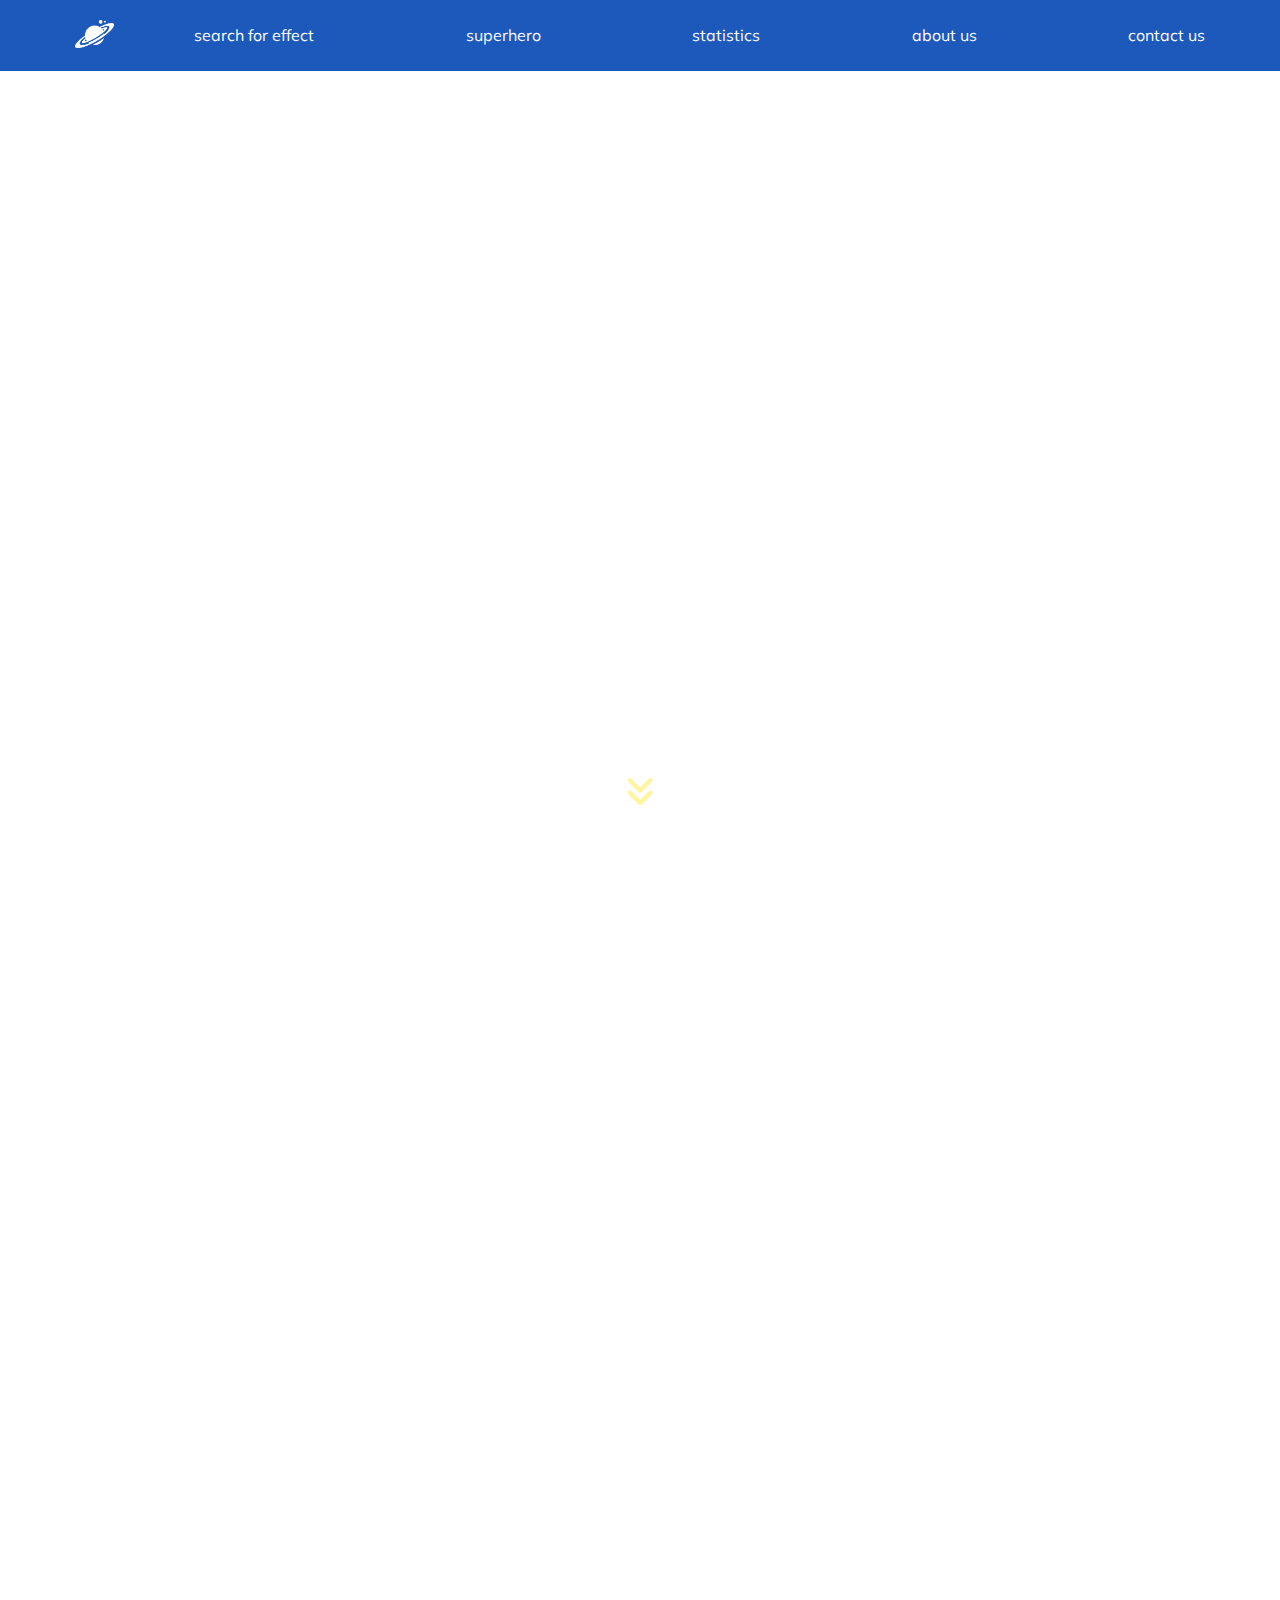
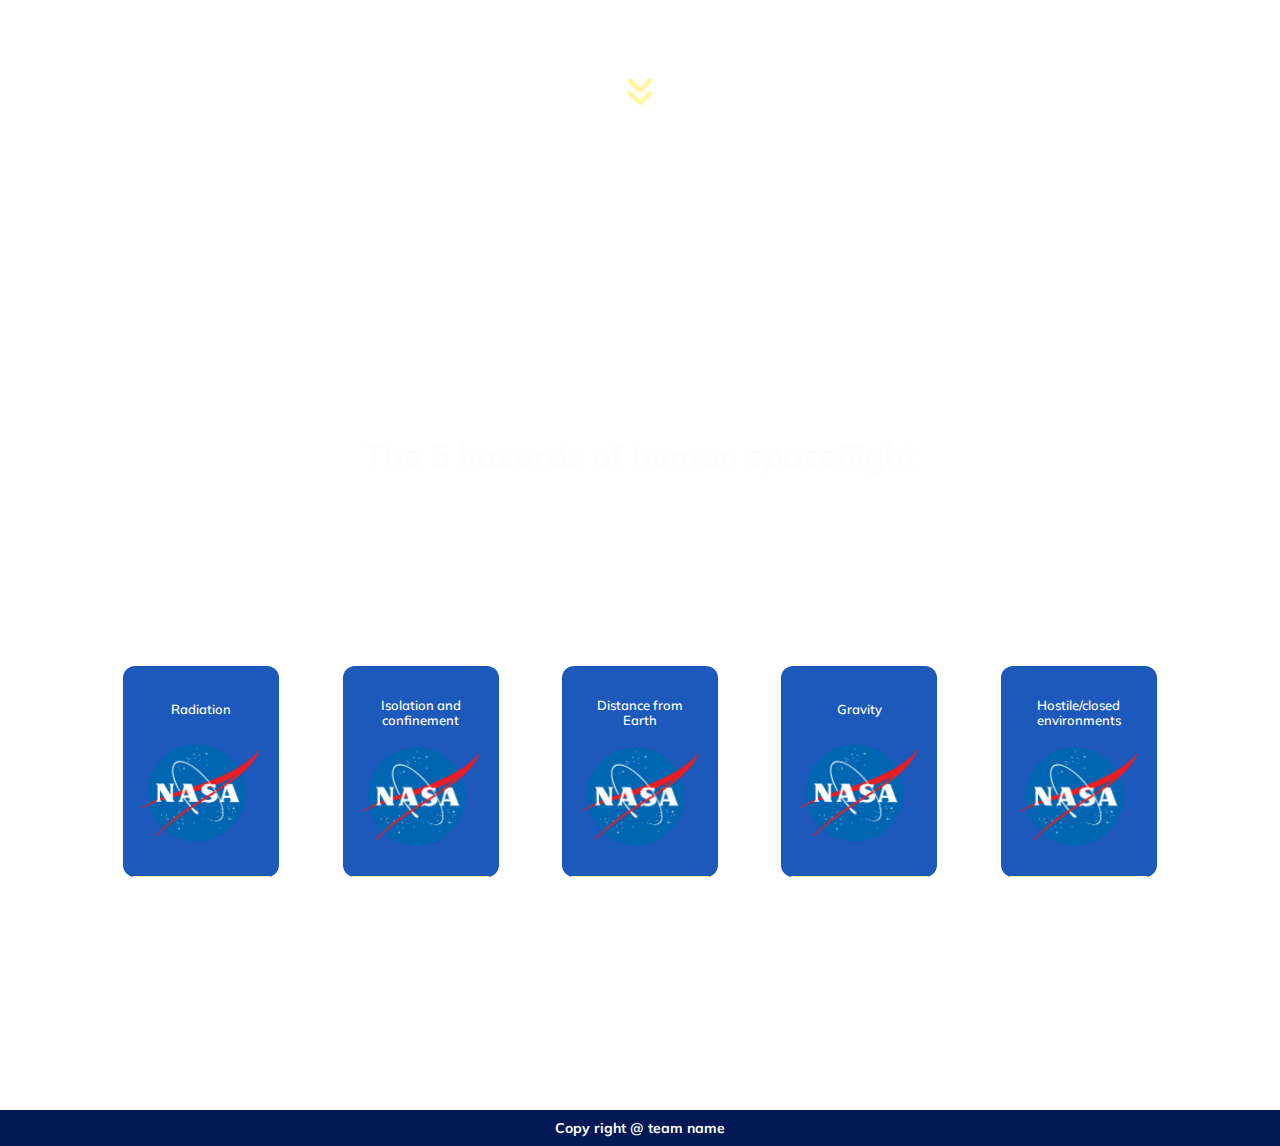
<file: index.html>
<!DOCTYPE html>
<html lang="en">

<head>
    <meta charset="UTF-8" />
    <meta http-equiv="X-UA-Compatible" content="IE=edge" />
    <meta name="viewport" content="width=device-width, initial-scale=1.0" />
    <title>NASA Project</title>
    <!-- link to style  -->
    <link rel="stylesheet" href="css//style.css">
    <!-- link to normalize -->
    <link rel="stylesheet" href="css/normalize.css">
    <!-- google font -->
    <link rel="preconnect" href="https://fonts.googleapis.com">
    <link rel="preconnect" href="https://fonts.gstatic.com" crossorigin>
    <link
        href="https://fonts.googleapis.com/css2?family=Mulish:ital,wght@0,200;0,300;0,500;0,600;0,700;0,800;0,900;1,200;1,300;1,400;1,500;1,600;1,700;1,800;1,900&display=swap"
        rel="stylesheet">
    <!-- add awesome -->
    <link rel="stylesheet" href="https://use.fontawesome.com/releases/v5.0.7/css/all.css">
    <link rel="stylesheet" href="css/all.min.css">
    <!-- change tab img -->
    <link rel="icon" href="img/58429400a6515b1e0ad75acc.png">
</head>

<body>
    <!-- Start intro  -->
    <div class="intro">
        <!-- Start nav  -->
        <nav>
            <div class="container">
                <a href="#" class="logo">
                    <img src="./img/logo.png" alt="">
                </a>
                <ul id="navUl">
                    <a href="#">
                        <li>search for effect</li>
                    </a>
                    <a href="#">
                        <li>superhero</li>
                    </a>
                    <a href="#">
                        <li>statistics</li>
                    </a>
                    <a href="#">
                        <li>about us</li>
                    </a>
                    <a href="#">
                        <li>contact us</li>
                    </a>
                </ul>
                <div class="Display-on-mobile" id="Display-on-mobile">
                    <div id="first"></div>
                    <div id="second"></div>
                </div>
            </div>
        </nav>
        <!-- End nav  -->
        <div class="arrowToBottom">
            <a href="#over">
                <i class="fa-solid fa-angles-down"></i>
            </a>
        </div>
    </div>
    <!-- End intro  -->
    <!-- Start overAll  -->
    <section class="overAll" id="over">
        <div class="container" id="overAll">
            <h1>overview</h1>
            <p>Nowadays, there are many travels was done to explore space. But scientists discovered that astronauts has
                many problems in space that effect on their health like radiation , isolation and confinement, distance
                from Earth
                ,gravity and hostile/closed environments .
                This website is a scientific website which show The 5 hazards of human spaceflight and how NASA
                scientist try to deal with these problems. There is a calculator that calculate the effects of 5
                problems on the astronauts based on NASA human research program and other programs. The calculator
                measure the body mass , bones , minerals and radiation to astronaut after the journey and it represent
                this data on graphs and statistics .
                There is a space biology superhero which fight against the problems and can live on space for a long
                time without any problems.
                The usage of this website to learn people about what astrounats face of in space by easy way to can
                everyone know about it without difficulties.
            </p>
        </div>
        <div class="arrowToBottom">
            <a href="#problems">
                <i class="fa-solid fa-angles-down"></i>
            </a>
        </div>
    </section>
    <!-- End overAll  -->
    <!-- Start problems -->
    <section class="problems" id="problems">
        <div class="container">
            <h1 class="title">The 5 hazards of human spaceflight</h1>
            <div class="cards">
                <div class="card">
                    <div class="problemTitle">
                        <h1>Radiation</h1>
                    </div>
                    <div class="image">
                        <img src="./img/58429400a6515b1e0ad75acc.png" alt="" srcset="">
                    </div>
                    <h3>
                        Brief about this problem….. <span><a href="./pages/Radiation.html" class="more">read
                                more</a></span>
                    </h3>
                </div>
                <div class="card">
                    <div class="problemTitle">
                        <h1>Isolation and confinement</h1>
                    </div>
                    <div class="image">
                        <img src="./img/58429400a6515b1e0ad75acc.png" alt="" srcset="">
                    </div>
                    <h3>
                        Brief about this problem….. <span><a href="./pages/Isolation.html" class="more">read
                                more</a></span>
                    </h3>
                </div>
                <div class="card">
                    <div class="problemTitle">
                        <h1>Distance from Earth</h1>
                    </div>
                    <div class="image">
                        <img src="./img/58429400a6515b1e0ad75acc.png" alt="" srcset="">
                    </div>
                    <h3>
                        Brief about this problem….. <span><a href="./pages/Distance.html" class="more">read
                                more</a></span>
                    </h3>
                </div>
                <div class="card">
                    <div class="problemTitle">
                        <h1>Gravity</h1>
                    </div>
                    <div class="image">
                        <img src="./img/58429400a6515b1e0ad75acc.png" alt="" srcset="">
                    </div>
                    <h3>
                        Brief about this problem….. <span><a href="./pages/Gravity.html" class="more">read
                                more</a></span>
                    </h3>
                </div>
                <div class="card">
                    <div class="problemTitle">
                        <h1>Hostile/closed environments</h1>
                    </div>
                    <div class="image">
                        <img src="./img/58429400a6515b1e0ad75acc.png" alt="" srcset="">
                    </div>
                    <h3>
                        Brief about this problem….. <span><a href="./pages/Environments.html" class="more">read
                                more</a></span>
                    </h3>
                </div>
            </div>
        </div>
    </section>
    <!-- End problems -->
    <!-- Start Footer -->
    <footer>
        <h1>Copy right @ team name</h1>
    </footer>
    <!-- End Footer -->
    <script src="script.js"></script>
</body>

</html>
</file>
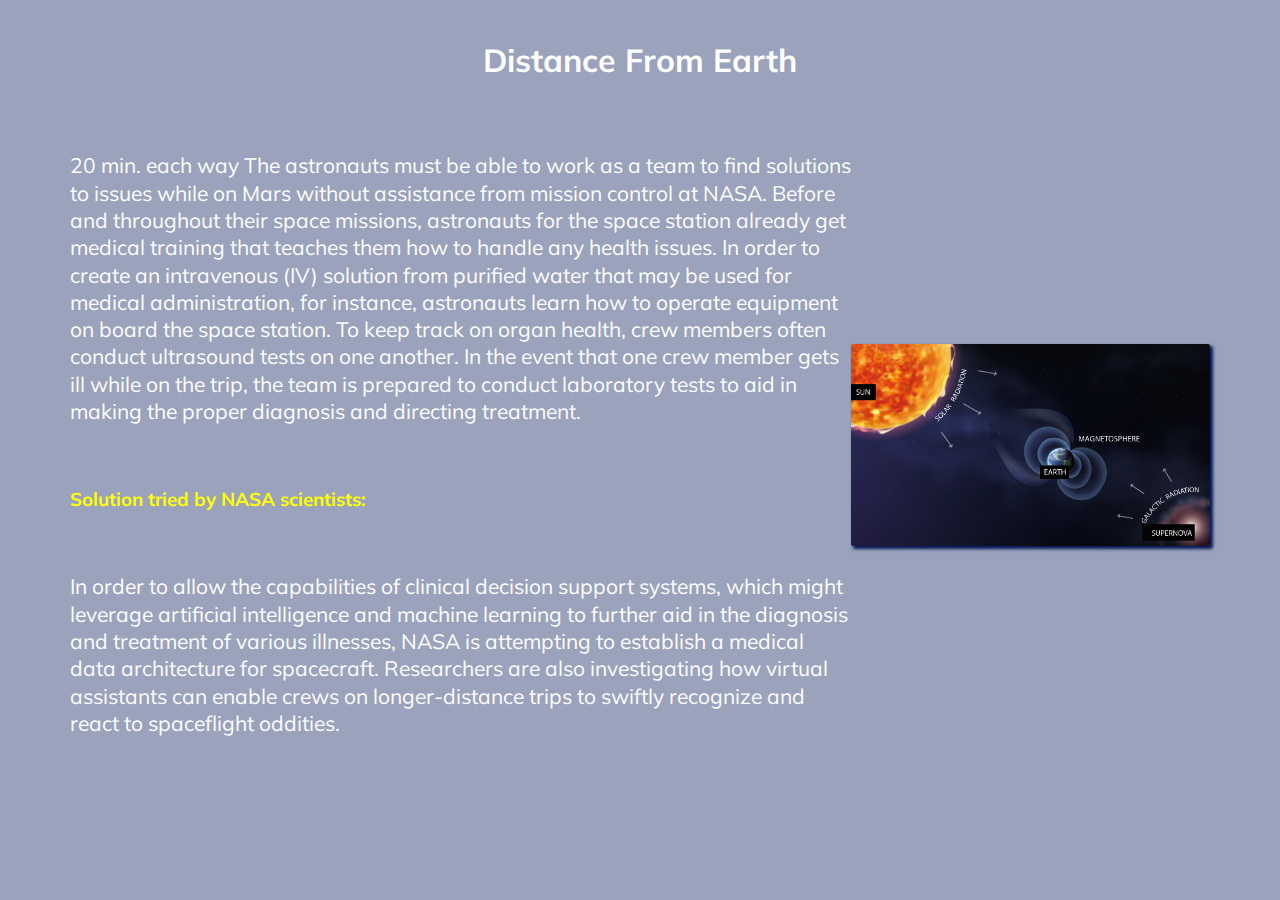
<file: pages/Distance.html>
<!DOCTYPE html>
<html lang="en">

<head>
    <meta charset="UTF-8" />
    <meta http-equiv="X-UA-Compatible" content="IE=edge" />
    <meta name="viewport" content="width=device-width, initial-scale=1.0" />
    <title>NASA Project | Distance From Earth</title>
    <!-- link to style  -->
    <link rel="stylesheet" href="../css//problems.css">
    <!-- link to normalize -->
    <link rel="stylesheet" href="../css/normalize.css">
    <!-- google font -->
    <link rel="preconnect" href="https://fonts.googleapis.com">
    <link rel="preconnect" href="https://fonts.gstatic.com" crossorigin>
    <link
        href="https://fonts.googleapis.com/css2?family=Mulish:ital,wght@0,200;0,300;0,500;0,600;0,700;0,800;0,900;1,200;1,300;1,400;1,500;1,600;1,700;1,800;1,900&display=swap"
        rel="stylesheet">
    <!-- add awesome -->
    <link rel="stylesheet" href="https://use.fontawesome.com/releases/v5.0.7/css/all.css">
    <link rel="stylesheet" href="../css/all.min.css">
    <!-- change tab img -->
    <link rel="icon" href="../img/58429400a6515b1e0ad75acc.png">
</head>

<body>
    <div class="overlay"></div>
    <div class="container">
        <h1 class="problemTitle">
            Distance From Earth
        </h1>
        <div class="sec">
            <img src="../img/solar-radiation-1140x640.png" alt="">
            <div class="body">
                <p>20 min. each way The astronauts must be able to work as a team to find solutions to issues while on
                    Mars without assistance from mission control at NASA. Before and throughout their space missions,
                    astronauts for the space station already get medical training that teaches them how to handle any
                    health issues. In order to create an intravenous (IV) solution from purified water that may be used
                    for medical administration, for instance, astronauts learn how to operate equipment on board the
                    space station. To keep track on organ health, crew members often conduct ultrasound tests on one
                    another. In the event that one crew member gets ill while on the trip, the team is prepared to
                    conduct laboratory tests to aid in making the proper diagnosis and directing treatment.
                </p>
                <h3>
                    Solution tried by NASA scientists:
                </h3>
                <p>In order to allow the capabilities of clinical decision support systems, which might leverage
                    artificial intelligence and machine learning to further aid in the diagnosis and treatment of
                    various illnesses, NASA is attempting to establish a medical data architecture for spacecraft.
                    Researchers are also investigating how virtual assistants can enable crews on longer-distance trips
                    to swiftly recognize and react to spaceflight oddities.
                </p>
            </div>
        </div>
    </div>
</body>

</html>
</file>
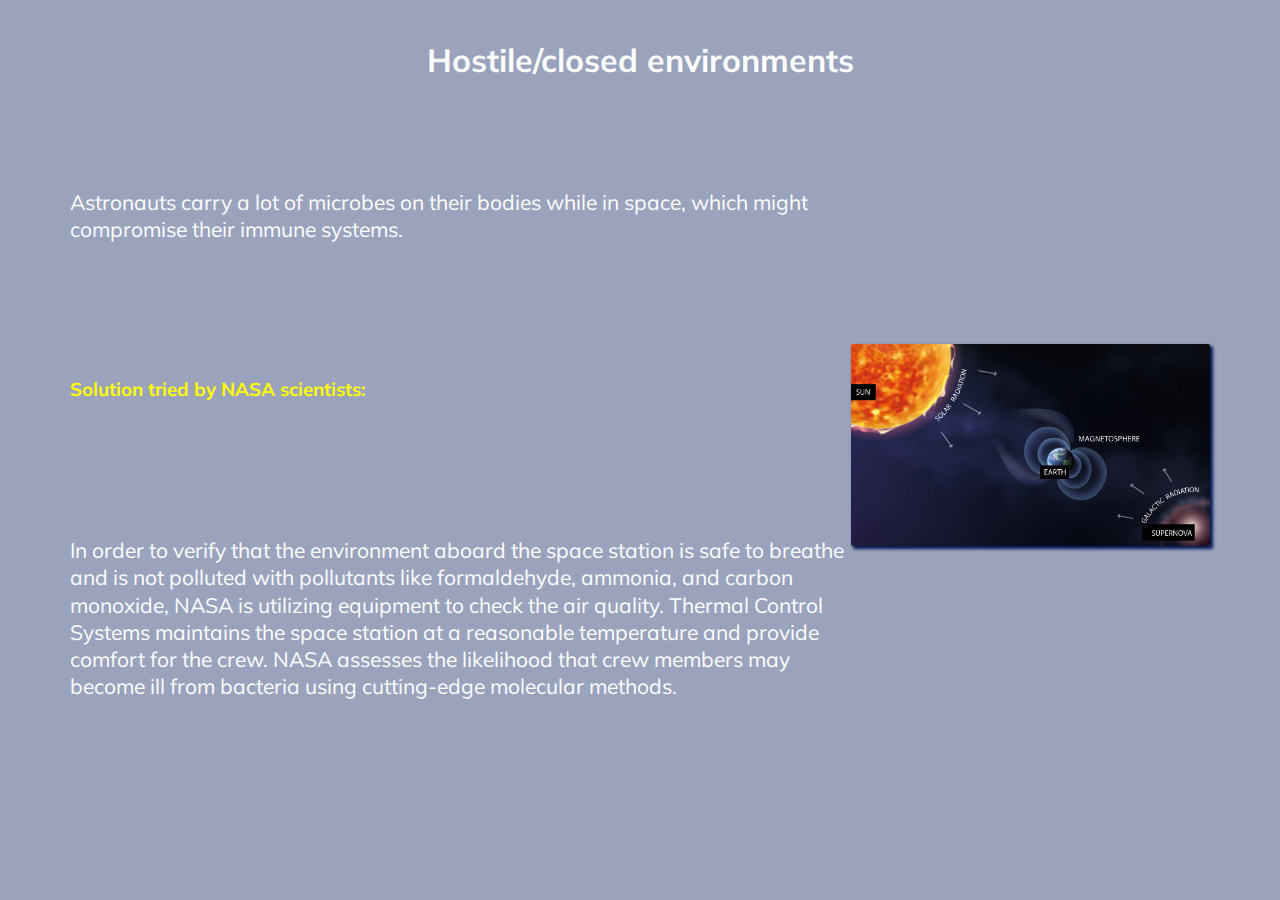
<file: pages/Environments.html>
<!DOCTYPE html>
<html lang="en">

<head>
    <meta charset="UTF-8" />
    <meta http-equiv="X-UA-Compatible" content="IE=edge" />
    <meta name="viewport" content="width=device-width, initial-scale=1.0" />
    <title>NASA Project | Hostile/Closed Environments</title>
    <!-- link to style  -->
    <link rel="stylesheet" href="../css//problems.css">
    <!-- link to normalize -->
    <link rel="stylesheet" href="../css/normalize.css">
    <!-- google font -->
    <link rel="preconnect" href="https://fonts.googleapis.com">
    <link rel="preconnect" href="https://fonts.gstatic.com" crossorigin>
    <link
        href="https://fonts.googleapis.com/css2?family=Mulish:ital,wght@0,200;0,300;0,500;0,600;0,700;0,800;0,900;1,200;1,300;1,400;1,500;1,600;1,700;1,800;1,900&display=swap"
        rel="stylesheet">
    <!-- add awesome -->
    <link rel="stylesheet" href="https://use.fontawesome.com/releases/v5.0.7/css/all.css">
    <link rel="stylesheet" href="../css/all.min.css">
    <!-- change tab img -->
    <link rel="icon" href="../img/58429400a6515b1e0ad75acc.png">
</head>

<body>
    <div class="overlay"></div>
    <div class="container">
        <h1 class="problemTitle">
            Hostile/closed environments
        </h1>
        <div class="sec">
            <img src="../img/solar-radiation-1140x640.png" alt="">
            <div class="body">
                <p>Astronauts carry a lot of microbes on their bodies while in space, which might compromise their
                    immune systems.
                </p>
                <h3>
                    Solution tried by NASA scientists:
                </h3>
                <p>In order to verify that the environment aboard the space station is safe to breathe and is not
                    polluted with pollutants like formaldehyde, ammonia, and carbon monoxide, NASA is utilizing
                    equipment to check the air quality. Thermal Control Systems maintains the space station at a
                    reasonable temperature and provide comfort for the crew. NASA assesses the likelihood that crew
                    members may become ill from bacteria using cutting-edge molecular methods.
                </p>
            </div>
        </div>
    </div>
</body>

</html>
</file>
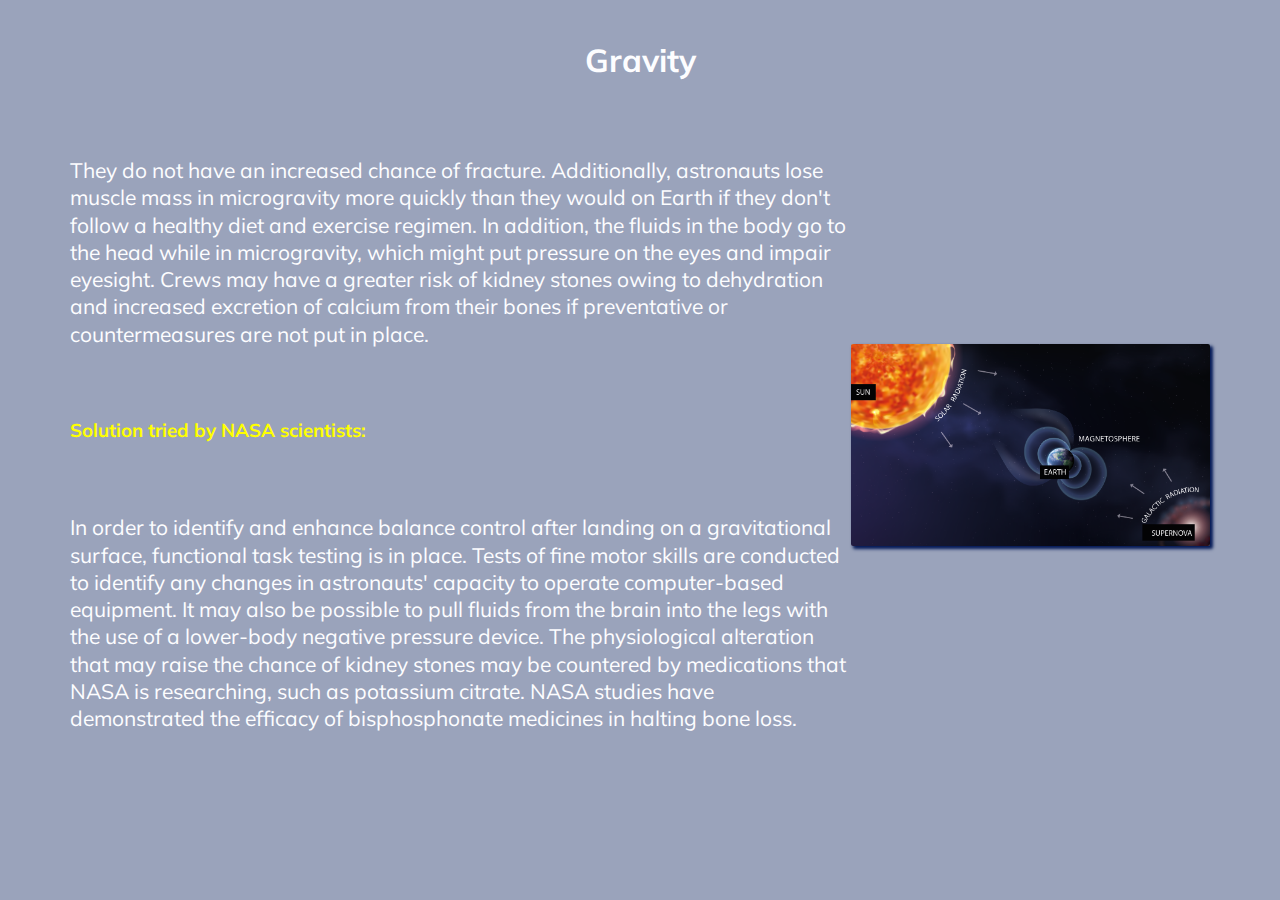
<file: pages/Gravity.html>
<!DOCTYPE html>
<html lang="en">

<head>
    <meta charset="UTF-8" />
    <meta http-equiv="X-UA-Compatible" content="IE=edge" />
    <meta name="viewport" content="width=device-width, initial-scale=1.0" />
    <title>NASA Project | Gravity</title>
    <!-- link to style  -->
    <link rel="stylesheet" href="../css//problems.css">
    <!-- link to normalize -->
    <link rel="stylesheet" href="../css/normalize.css">
    <!-- google font -->
    <link rel="preconnect" href="https://fonts.googleapis.com">
    <link rel="preconnect" href="https://fonts.gstatic.com" crossorigin>
    <link
        href="https://fonts.googleapis.com/css2?family=Mulish:ital,wght@0,200;0,300;0,500;0,600;0,700;0,800;0,900;1,200;1,300;1,400;1,500;1,600;1,700;1,800;1,900&display=swap"
        rel="stylesheet">
    <!-- add awesome -->
    <link rel="stylesheet" href="https://use.fontawesome.com/releases/v5.0.7/css/all.css">
    <link rel="stylesheet" href="../css/all.min.css">
    <!-- change tab img -->
    <link rel="icon" href="../img/58429400a6515b1e0ad75acc.png">
</head>

<body>
    <div class="overlay"></div>
    <div class="container">
        <h1 class="problemTitle">
            Gravity
        </h1>
        <div class="sec">
            <img src="../img/solar-radiation-1140x640.png" alt="">
            <div class="body">
                <p>They do not have an increased chance of fracture. Additionally, astronauts lose muscle mass in
                    microgravity more quickly than they would on Earth if they don't follow a healthy diet and exercise
                    regimen. In addition, the fluids in the body go to the head while in microgravity, which might put
                    pressure on the eyes and impair eyesight. Crews may have a greater risk of kidney stones owing to
                    dehydration and increased excretion of calcium from their bones if preventative or countermeasures
                    are not put in place.
                </p>
                <h3>
                    Solution tried by NASA scientists:
                </h3>
                <p>In order to identify and enhance balance control after landing on a gravitational surface, functional
                    task testing is in place. Tests of fine motor skills are conducted to identify any changes in
                    astronauts' capacity to operate computer-based equipment. It may also be possible to pull fluids
                    from the brain into the legs with the use of a lower-body negative pressure device. The
                    physiological alteration that may raise the chance of kidney stones may be countered by medications
                    that NASA is researching, such as potassium citrate. NASA studies have demonstrated the efficacy of
                    bisphosphonate medicines in halting bone loss.
                </p>
            </div>
        </div>
    </div>
</body>

</html>
</file>
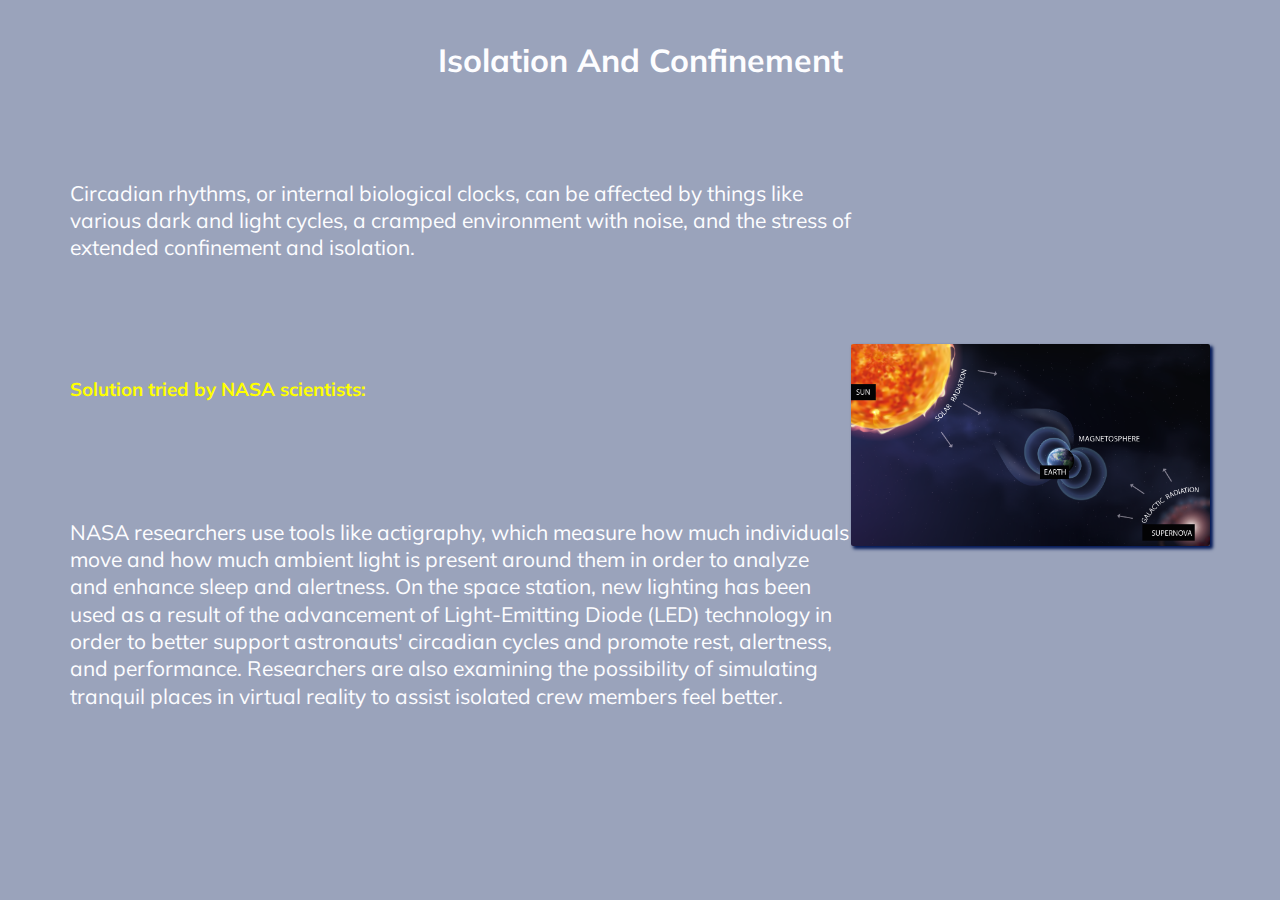
<file: pages/Isolation.html>
<!DOCTYPE html>
<html lang="en">

<head>
    <meta charset="UTF-8" />
    <meta http-equiv="X-UA-Compatible" content="IE=edge" />
    <meta name="viewport" content="width=device-width, initial-scale=1.0" />
    <title>NASA Project | Isolation And Confinement</title>
    <!-- link to style  -->
    <link rel="stylesheet" href="../css//problems.css">
    <!-- link to normalize -->
    <link rel="stylesheet" href="../css/normalize.css">
    <!-- google font -->
    <link rel="preconnect" href="https://fonts.googleapis.com">
    <link rel="preconnect" href="https://fonts.gstatic.com" crossorigin>
    <link
        href="https://fonts.googleapis.com/css2?family=Mulish:ital,wght@0,200;0,300;0,500;0,600;0,700;0,800;0,900;1,200;1,300;1,400;1,500;1,600;1,700;1,800;1,900&display=swap"
        rel="stylesheet">
    <!-- add awesome -->
    <link rel="stylesheet" href="https://use.fontawesome.com/releases/v5.0.7/css/all.css">
    <link rel="stylesheet" href="../css/all.min.css">
    <!-- change tab img -->
    <link rel="icon" href="../img/58429400a6515b1e0ad75acc.png">
</head>

<body>
    <div class="overlay"></div>
    <div class="container">
        <h1 class="problemTitle">
            Isolation And Confinement
        </h1>
        <div class="sec">
            <img src="../img/solar-radiation-1140x640.png" alt="">
            <div class="body">
                <p>Circadian rhythms, or internal biological clocks, can be affected by things like various dark and
                    light cycles, a cramped environment with noise, and the stress of extended confinement and
                    isolation.
                </p>
                <h3>
                    Solution tried by NASA scientists:
                </h3>
                <p>NASA researchers use tools like actigraphy, which measure how much individuals move and how much
                    ambient light is present around them in order to analyze and enhance sleep and alertness. On the
                    space station, new lighting has been used as a result of the advancement of Light-Emitting Diode
                    (LED) technology in order to better support astronauts' circadian cycles and promote rest,
                    alertness, and performance. Researchers are also examining the possibility of simulating tranquil
                    places in virtual reality to assist isolated crew members feel better.
                </p>
            </div>
        </div>
    </div>
</body>

</html>
</file>
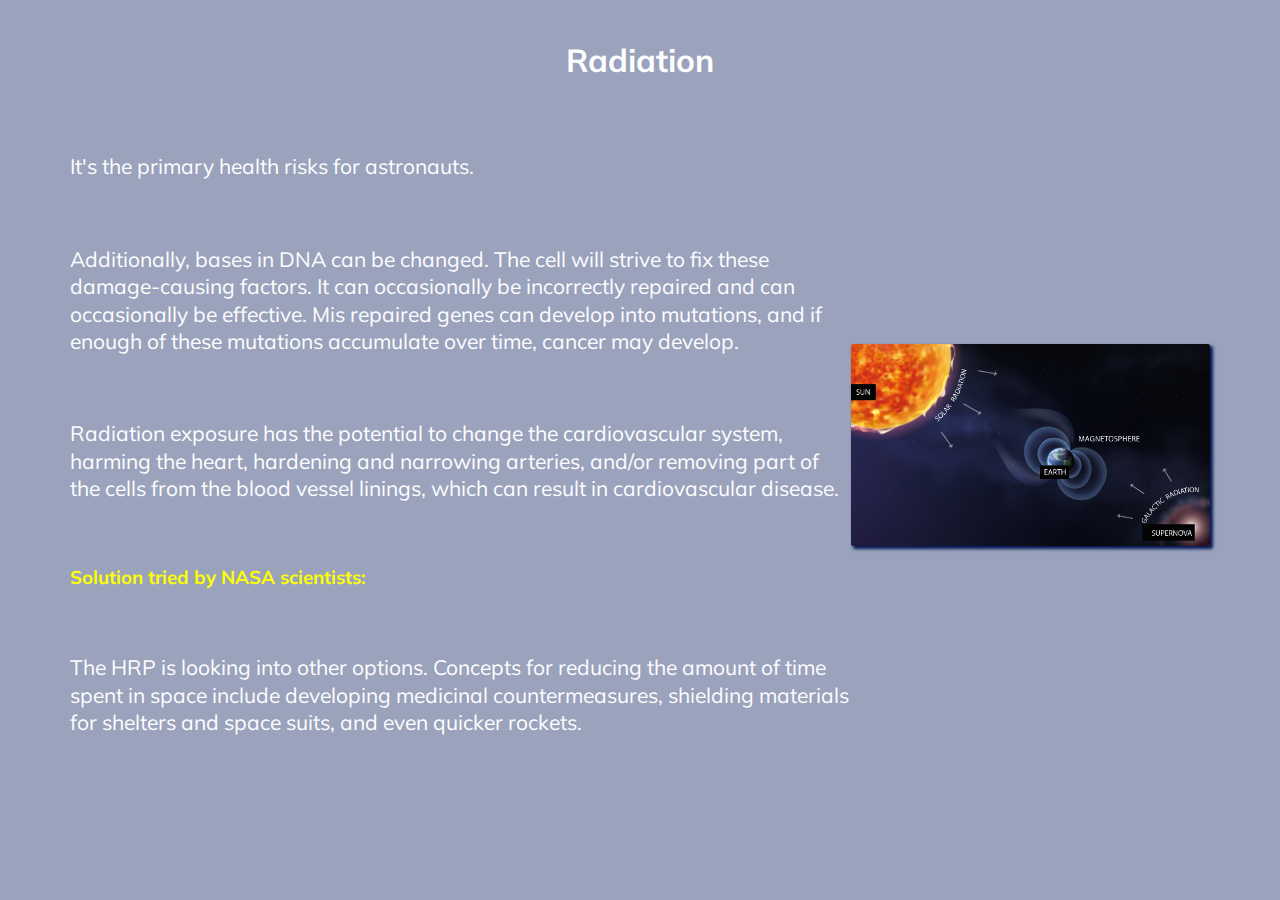
<file: pages/Radiation.html>
<!DOCTYPE html>
<html lang="en">

<head>
    <meta charset="UTF-8" />
    <meta http-equiv="X-UA-Compatible" content="IE=edge" />
    <meta name="viewport" content="width=device-width, initial-scale=1.0" />
    <title>NASA Project | Radiation</title>
    <!-- link to style  -->
    <link rel="stylesheet" href="../css//problems.css">
    <!-- link to normalize -->
    <link rel="stylesheet" href="../css/normalize.css">
    <!-- google font -->
    <link rel="preconnect" href="https://fonts.googleapis.com">
    <link rel="preconnect" href="https://fonts.gstatic.com" crossorigin>
    <link
        href="https://fonts.googleapis.com/css2?family=Mulish:ital,wght@0,200;0,300;0,500;0,600;0,700;0,800;0,900;1,200;1,300;1,400;1,500;1,600;1,700;1,800;1,900&display=swap"
        rel="stylesheet">
    <!-- add awesome -->
    <link rel="stylesheet" href="https://use.fontawesome.com/releases/v5.0.7/css/all.css">
    <link rel="stylesheet" href="../css/all.min.css">
    <!-- change tab img -->
    <link rel="icon" href="../img/58429400a6515b1e0ad75acc.png">
</head>

<body>
    <div class="overlay"></div>
    <div class="container">
        <h1 class="problemTitle">
            Radiation
        </h1>
        <div class="sec">
            <img src="../img/solar-radiation-1140x640.png" alt="">
            <div class="body">
                <p>It's the primary health risks for astronauts.</p>
                <p>Additionally, bases in DNA can be changed. The cell will strive to fix these damage-causing factors.
                    It
                    can occasionally be incorrectly repaired and can occasionally be effective. Mis repaired genes can
                    develop into mutations, and if enough of these mutations accumulate over time, cancer may develop.
                </p>
                <p>Radiation exposure has the potential to change the cardiovascular system, harming the heart,
                    hardening
                    and narrowing arteries, and/or removing part of the cells from the blood vessel linings, which can
                    result in cardiovascular disease.</p>
                <h3>
                    Solution tried by NASA scientists:
                </h3>
                <p>The HRP is looking into other options. Concepts for reducing the amount of time spent in space
                    include
                    developing medicinal countermeasures, shielding materials for shelters and space suits, and even
                    quicker
                    rockets.
                </p>
            </div>
        </div>
    </div>
</body>

</html>
</file>
<file: css/style.css>
:root{
    --font-color : #fdfdff;
    --backGround : #1c59ba;
    --secondBack : #031956;
    --section-padding-top : 10px ; 
}

*{
    -webkit-box-sizing: border-box;
    -moz-box-sizing: border-box;
    box-sizing: border-box;
    padding: 0;
    margin: 0;
}
html{
    scroll-behavior: smooth;
}
body{
    font-family: 'Mulish', sans-serif;
    overflow-x: hidden;
    color: var(--font-color);
    z-index: 1;
}
a{
  text-decoration: none;
}
ul{
  list-style: none;
}
.container {
    padding-left: 15px;
    padding-right: 15px;
    margin-left: auto;
    margin-right: auto;
}
    /* Small */
    @media (min-width: 768px) {
        .container {
            width: 750px;
        }
    }
      /* Medium */
    @media (min-width: 992px) {
        .container {
            width: 970px;
        }
    }
      /* Large */
    @media (min-width: 1200px) {
        .container {
            width: 1170px ;
        }
    }
/* change scroll bar */
/* width */
::-webkit-scrollbar {
    width: 11px;
  }
  
  /* Track */
  ::-webkit-scrollbar-track {
    box-shadow: inset 0 0 5px var(--backGround);
    border-radius: 10px;
  }
  
  /* Handle */
  ::-webkit-scrollbar-thumb {
    background: var(--secondBack);
    border-radius: 3px;
  }
  /* ::-webkit-scrollbar-thumb:hover{
    background: #1976d2;
  } */

/* Start Nav & Intro Style  */
nav{
    background-color: var(--backGround);
    position: fixed;
    top: 0;
    width: 100%;
    transition: all 0.75s ease-in-out;
    z-index: 500;
}
nav:hover{
    background-color: var(--backGround) !important;
    z-index: 200;
}
nav .container{
    position: relative;
    color: var(--font-color);
    padding: 20px;
    display: flex;
    justify-content: flex-start;
    align-items: center;
}
nav .container ul{
    display: flex;
    justify-content: space-between;
    align-items: center;
    width: 100%;
}
nav .container .logo{
    margin-right: 80px;
    color: var(--font-color) ;
}
nav .container .logo img{
    width: 39px;
}
nav .container ul a{
    color: var(--font-color) ;
    position: relative;
}
nav .container ul a::after{
    content: '';
    position: absolute;
    height: 2px;
    /* width: 30px; */
    width: 0;
    background-color: #fff59d;
    bottom: -4px;
    transition: all 0.75s ease-in-out;
}
nav .container ul a:hover::after{
    width: 30px;
}
.intro{
    height: 100vh;
    background-repeat: no-repeat;
    background-size: cover;
    background-image: url('https://img.favpng.com/18/2/0/desktop-wallpaper-high-definition-television-desktop-computers-1080p-png-favpng-mM7hZ661D1xPK1iS8yGzAXWCx.jpg');
    background-repeat: no-repeat;
    background-size: cover;
}
.arrowToBottom{
    position: absolute;
    left: 50%;
    bottom: 90px;
    font-size: 33px;
    animation-name: up-and-down;
    animation-duration: 1.5s;
    animation-timing-function: linear;
    animation-iteration-count: infinite;
    animation-direction: alternate;
    transform: translateX(-50%);
}
.arrowToBottom a{
    color: #fff59d;
}
.Display-on-mobile{
    position: absolute;
    right: 0;
    display: flex;
    flex-direction: column;
    gap: 7px;
    opacity: 0;
}
.Display-on-mobile div{
    width: 41px;
    height: 6px;
    background-color: #fff59d;
    border-radius: 6px;
    transition: all 0.5s ease-in-out;
}
@keyframes up-and-down {
    0% , 10% , 20% , 50% ,80% , 100%{
        transform: translateY(0px);
    }
    40% , 60%{
        transform: translateY(-15px);
    }
}
    /* Small */
    @media only screen and (max-width: 768px) {
        nav .container ul{
            display: none;
            position: absolute;
            flex-direction: column;
            background-color: var(--secondBack);
            top: 59px;
            left: 50%;
            transform: translateX(-50%);
            height: 50vh;
            padding: 30px;
            justify-content: space-between;
            align-items: baseline;
            margin-top: 20px;
            opacity: 0;
            z-index: -1;
            transition: all 0.75s ease-in-out;
        }
        .Display-on-mobile{
            cursor: pointer;
            opacity: 1;
            right: 16px;
        }
    }
/* Start OverAll style */
.overAll{
    background-repeat: no-repeat;
    background-size: cover;
    background-image: url('https://images-wixmp-ed30a86b8c4ca887773594c2.wixmp.com/f/3e3f0fad-8340-4f18-83bc-622f04342de0/d2wwb2s-94c0c986-6d56-4328-9da3-bb8fbc17eefa.png?token=eyJ0eXAiOiJKV1QiLCJhbGciOiJIUzI1NiJ9.[base64].LcDotDvjHC2X_WqS0xXiR2qSqfoHLKBH9fFFCkrShUo');
    padding-top: var(--section-padding-top);
    min-height: 100vh;
    padding-bottom: 123px;
    position: relative;
    display: flex;
    justify-content: center;
    align-items: center;
}
.overAll .container{
    transform: translateY(55px);
    opacity: 0;
    transition: all 0.75s ease-in-out;
}
.overAll .container p{
    font-weight: 200;
    font-size: 29px;
    line-height: 1.3;
}
    /* Small */
    @media only screen and (max-width: 768px){
        .overAll .container p{
            font-size: 20px;
        }
    }
/* Start problems style  */
.problems{
    background-image: url('https://freepngimg.com/thumb/space/2-2-space-free-png-image.png');
    background-repeat: no-repeat;
    background-size: cover;
    padding-top: var(--section-padding-top);
    /* height: 100vh; */
    min-height: 100vh;
}
.problems .container{
    height: 100%;
    display: flex;
    flex-direction: column;
    justify-content: space-around;
    min-height: 100vh;
}
.problems .container h1{
    width: 100%;
    text-align: center;
}
.problems .container .cards{
    display: flex;
    justify-content: space-evenly;
    align-items: center;
}
.problems .container .cards .card{
    position: relative;
    background-color: var(--backGround);
    margin: 10px;
    padding: 20px;
    display: flex;
    flex-direction: column;
    justify-content: space-around;
    align-items: center;
    width: 156px;
    height: 211px;
    border-radius: 12px;
    margin-top: -257px;
    transform: translateY(0);
    transition: all 0.75s ease-in-out;
}
.problems .container .cards .card::after{
    content: '';
    position: absolute;
    bottom: 0px;
    height: 1px;
    width: 88%;
    background-color: #fff59d;
    border-radius: 54px;
    transition: all 0.75s ease-in-out;
}
.problems .container .cards .card .problemTitle h1{
    font-size: 13px;
    font-weight: 600;
}
.problems .container .cards .card .image img{
    width: 124px;
}
.problems .container .cards .card h3{
    display: none;
    transition: all 0.75s 0.75s ease-in-out;
    font-size: 13px;
}
.problems .container .cards .card h3 a{
    color: #fff59d;
}
.problems .container .cards .card:hover{
    transform: translateY(-20px);
    width: 189px;
    height: 294px;
}
.problems .container .cards .card:hover h3{
    display: block;
}
.problems .container .cards .card:hover::after{
    width: 0;
}
    /* Small */
    @media only screen and (max-width: 768px){
        .problems .container .cards {
            flex-direction: column;
            margin-top: 10px;
            height: 100%;
            gap: 17px;
        }
        .problems .container .cards .card{
            margin-top: 0px;
        }
    }
/* footer style */
footer h1{
    text-align: center;
    font-size: 14px;
    padding: 10px;
    background-color: var(--secondBack);
    margin: 0;
}
</file>
<file: css/problems.css>
:root{
    --font-color : #fdfdff;
    --backGround : #1c59ba;
    --secondBack : #031956;
    --section-padding-top : 10px ; 
}

*{
    -webkit-box-sizing: border-box;
    -moz-box-sizing: border-box;
    box-sizing: border-box;
    padding: 0;
    margin: 0;
}
html{
    scroll-behavior: smooth;
}
body{
    min-height: 100vh;
    position: relative;
    font-family: 'Mulish', sans-serif;
    overflow-x: hidden;
    color: var(--font-color);
    z-index: 1;
    background-image: url('https://images.hdqwalls.com/wallpapers/scifi-astronaut-space-mars-is.jpg');
    background-repeat: no-repeat;
    background-size: cover;
}
a{
  text-decoration: none;
}
ul{
  list-style: none;
}
.container {
    padding-left: 15px;
    padding-right: 15px;
    margin-left: auto;
    margin-right: auto;
}
    /* Small */
    @media (min-width: 768px) {
        .container {
            width: 750px;
        }
    }
      /* Medium */
    @media (min-width: 992px) {
        .container {
            width: 970px;
        }
    }
      /* Large */
    @media (min-width: 1200px) {
        .container {
            width: 1170px ;
        }
    }
/* change scroll bar */
/* width */
::-webkit-scrollbar {
    width: 11px;
  }
  
  /* Track */
  ::-webkit-scrollbar-track {
    box-shadow: inset 0 0 5px var(--backGround);
    border-radius: 10px;
  }
  
  /* Handle */
  ::-webkit-scrollbar-thumb {
    background: var(--secondBack);
    border-radius: 3px;
  }
  /* ::-webkit-scrollbar-thumb:hover{
    background: #1976d2;
  } */
.overlay{
    z-index: -1;
    position: absolute;
    width: 100%;
    height: 100%;
    background-color: #03195666;
}
body .container .problemTitle{
    text-align: center;
    padding: 42px;
    color: var(--font-color);
    margin: 0;
}
body .container .sec{
    display: flex;
    justify-content: space-evenly;
    align-items: center;
    min-height: 72vh;
    flex-direction: row-reverse
}
body .container .sec .body{
    display: flex;
    flex-direction: column;
    justify-content: space-around;
    align-items: flex-start;
    min-height: inherit;
}
body .container .sec .body p{
    font-size: 21px;
    line-height: 1.3;
}
body .container .sec .body h3{
    color: yellow;
}
body .container .sec img{
    width: 359px;
    box-shadow: var(--secondBack) 2.4px 2.4px 3.2px;
    border-radius: 2px;
}


@media only screen and (max-width: 768px){
    body .container .sec img{
        display: none;
    }
    body .container .sec .body {
        gap: 33px;
        padding: 24px;
    }
}
</file>
